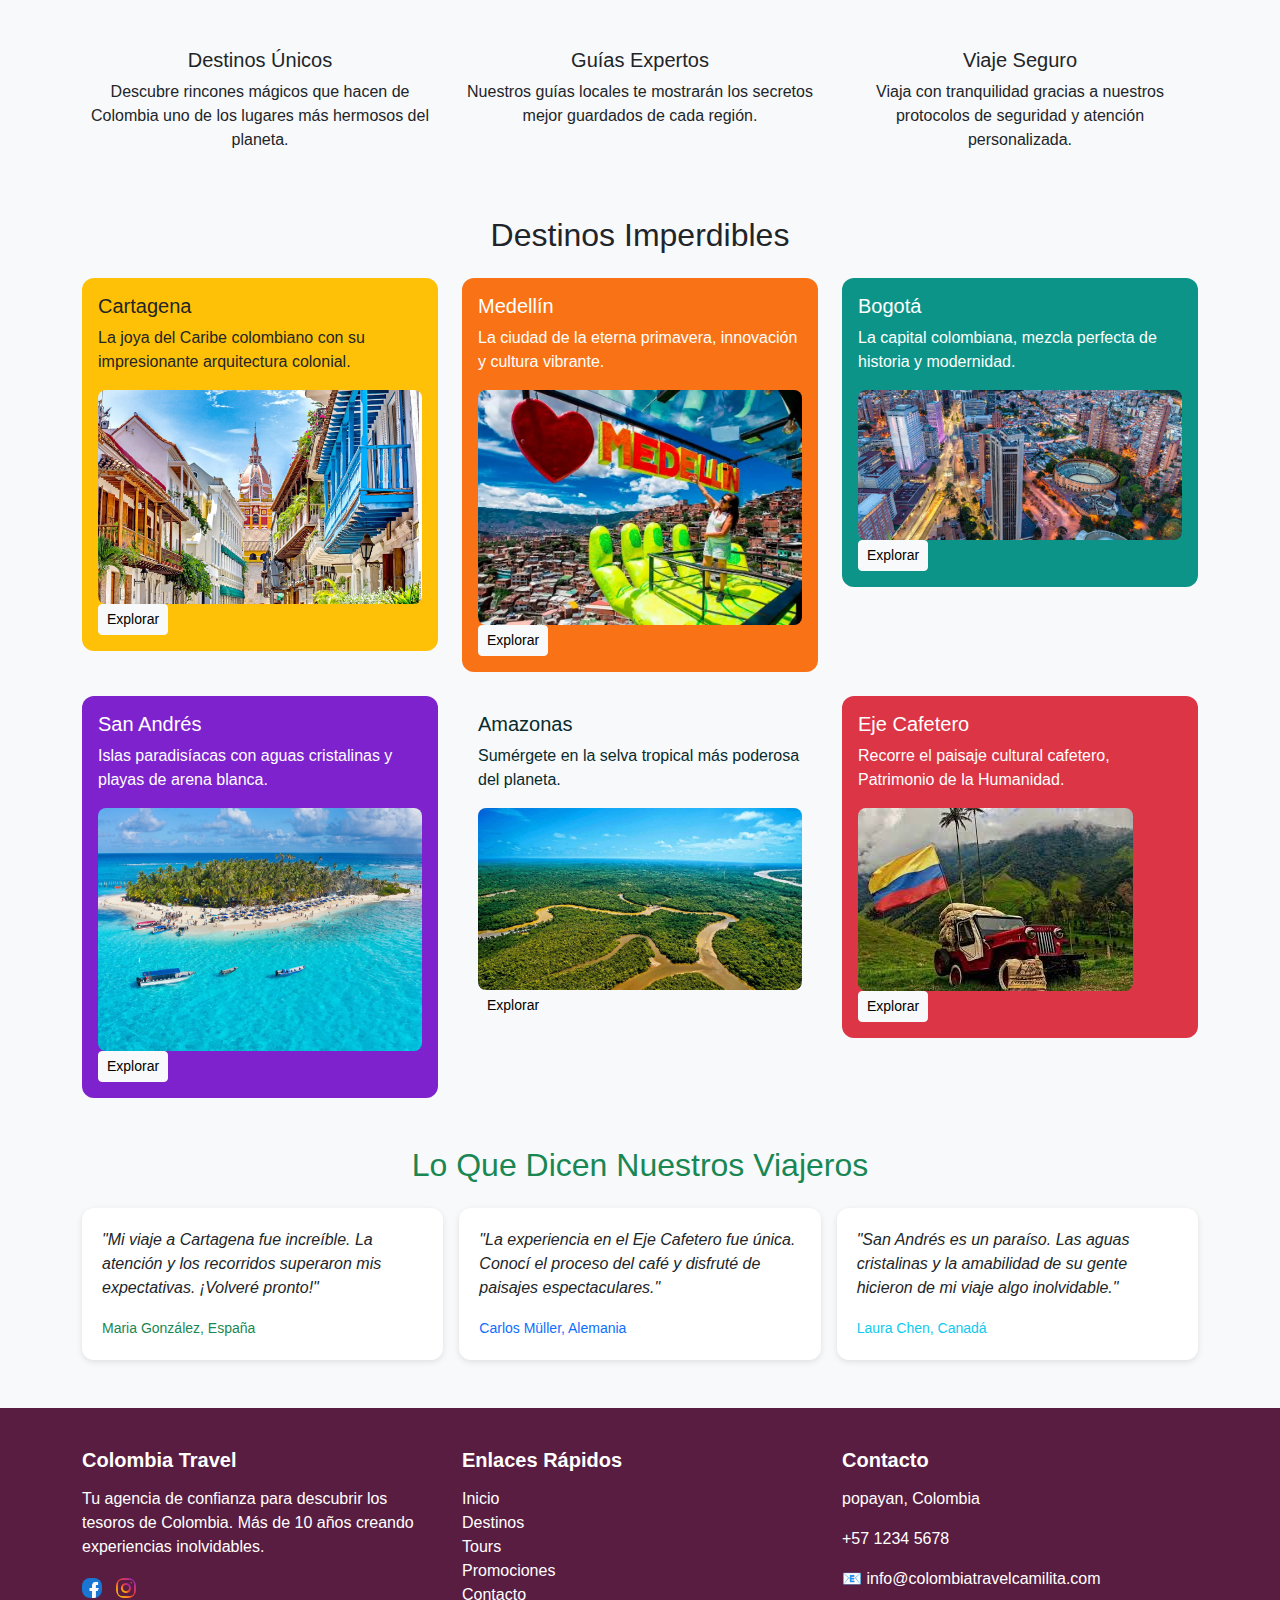
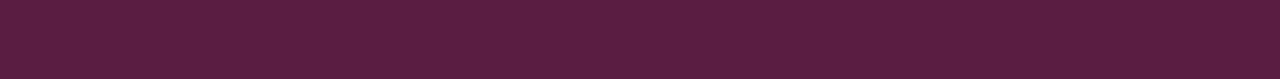
<file: actividad2.html>
<!DOCTYPE html>
<html lang="es">
<head>
  <meta charset="UTF-8">
  <meta name="viewport" content="width=device-width, initial-scale=1.0">
  <title>Colombia Travel</title>
  <link href="/estilos/css/bootstrap.min.css" rel="stylesheet">
  <link rel="stylesheet" href="estilos/style2.css">
</head>
<body>
  <div class="container my-5 text-center">
    <div class="row g-4">
      <div class="col-md-4">
        <h5>Destinos Únicos</h5>
        <p>Descubre rincones mágicos que hacen de Colombia uno de los lugares más hermosos del planeta.</p>
      </div>
      <div class="col-md-4">
        <h5>Guías Expertos</h5>
        <p>Nuestros guías locales te mostrarán los secretos mejor guardados de cada región.</p>
      </div>
      <div class="col-md-4">
        <h5>Viaje Seguro</h5>
        <p>Viaja con tranquilidad gracias a nuestros protocolos de seguridad y atención personalizada.</p>
      </div>
    </div>
  </div>
  <div class="container my-5">
    <h2 class="text-center mb-4">Destinos Imperdibles</h2>
    <div class="row g-4">
      <div class="col-md-4">
        <div class="card-destino bg-warning text-dark p-3">
          <h5>Cartagena</h5>
          <p>La joya del Caribe colombiano con su impresionante arquitectura colonial.</p>
          <img src="imagenes/cartagena.jpeg">
          <button class="btn btn-light btn-sm">Explorar</button>
        </div>
      </div>
      <div class="col-md-4">
        <div class="card-destino bg-orange text-white p-3">
          <h5>Medellín</h5>
          <p>La ciudad de la eterna primavera, innovación y cultura vibrante.</p>
          <img src="imagenes/medellin.webp">
          <button class="btn btn-light btn-sm">Explorar</button>
        </div>
      </div>
      <div class="col-md-4">
        <div class="card-destino bg-teal text-white p-3">
          <h5>Bogotá</h5>
          <p>La capital colombiana, mezcla perfecta de historia y modernidad.</p>
          <img src="imagenes/bogota.webp">
          <button class="btn btn-light btn-sm">Explorar</button>
        </div>
      </div>
      <div class="col-md-4">
        <div class="card-destino bg-purple text-white p-3">
          <h5>San Andrés</h5>
          <p>Islas paradisíacas con aguas cristalinas y playas de arena blanca.</p>
          <img src="imagenes/san andres.webp">
          <button class="btn btn-light btn-sm">Explorar</button>
        </div>
      </div>
      <div class="col-md-4">
        <div class="card-destino card-img p-3">
          <h5>Amazonas</h5>
          <p>Sumérgete en la selva tropical más poderosa del planeta.</p>
          <img src="imagenes/amazonas.jpg">
          <button class="btn btn-light btn-sm">Explorar</button>
        </div>
      </div>
      <div class="col-md-4">
        <div class="card-destino bg-danger text-white p-3">
          <h5>Eje Cafetero</h5>
          <p>Recorre el paisaje cultural cafetero, Patrimonio de la Humanidad.</p>
          <img src="imagenes/eje cafetero.jpeg">
          <button class="btn btn-light btn-sm">Explorar</button>
        </div>
      </div>
    </div>
  </div>
  <div class="container my-5">
    <h2 class="text-center text-success mb-4">Lo Que Dicen Nuestros Viajeros</h2>
    <div class="row g-3">
      <div class="col-md-4">
        <div class="testimonio">
          <p>"Mi viaje a Cartagena fue increíble. La atención y los recorridos superaron mis expectativas. ¡Volveré pronto!"</p>
          <small class="text-success">Maria González, España</small>
        </div>
      </div>
      <div class="col-md-4">
        <div class="testimonio">
          <p>"La experiencia en el Eje Cafetero fue única. Conocí el proceso del café y disfruté de paisajes espectaculares."</p>
          <small class="text-primary">Carlos Müller, Alemania</small>
        </div>
      </div>
      <div class="col-md-4">
        <div class="testimonio">
          <p>"San Andrés es un paraíso. Las aguas cristalinas y la amabilidad de su gente hicieron de mi viaje algo inolvidable."</p>
          <small class="text-info"> Laura Chen, Canadá</small>
        </div>
      </div>
    </div>
  </div>
  <footer class="footer">
    <div class="container">
      <div class="row">
        <div class="col-md-4 mb-3">
          <h5>Colombia Travel</h5>
          <p>Tu agencia de confianza para descubrir los tesoros de Colombia. Más de 10 años creando experiencias inolvidables.</p>
          <div>
            <a href="#"><img src="imagenes/facebbok.png" width="20"></a>
            <a href="#"><img src="imagenes/insta.png" width="20"></a>
          </div>
        </div>
        <div class="col-md-4 mb-3">
    
          <h5>Enlaces Rápidos</h5>
          <ul class="list-unstyled">
            <li><a href="#" class="text-white text-decoration-none">Inicio</a></li>
            <li><a href="#" class="text-white text-decoration-none">Destinos</a></li>
            <li><a href="#" class="text-white text-decoration-none">Tours</a></li>
            <li><a href="#" class="text-white text-decoration-none">Promociones</a></li>
            <li><a href="#" class="text-white text-decoration-none">Contacto</a></li>
          </ul>
        </div>
        <div class="col-md-4">
          <h5>Contacto</h5>
          <p>popayan, Colombia</p>
          <p>+57 1234 5678</p>
          <p>📧 info@colombiatravelcamilita.com</p>
        </div>
      </div>
    </div>
  </footer>
  <script src="/estilos/css/bootstrap.min.css"></script>
</body>
</html>
</file>
<file: estilos/style2.css>
body {
  font-family: Arial, Helvetica, sans-serif;
  background-color: #f8f9fa;
}
.card-destino {
  border-radius: 12px;
  min-height: 160px;
  transition: transform 0.3s ease-in-out;
}
.card-destino:hover {
  transform: scale(1.05);
  cursor: pointer;
}
.bg-orange {
  background-color: #f97316; 
}
.bg-teal {
  background-color: #0d9488; 
}
.bg-purple {
  background-color: #7e22ce; 
}
.card-img {
  background-size: cover;
  background-position: center;
  color: rgb(7, 43, 46);
}
.testimonio {
  background: #fff;
  border-radius: 12px;
  box-shadow: 0 2px 6px rgba(0,0,0,0.1);
  padding: 20px;
}
.testimonio p {
  font-style: italic;
}

.footer {
  background-color: #5a1d42;
  color: white;
  padding: 40px 0;
}
.footer h5 {
  font-weight: bold;
  margin-bottom: 15px;
}
.footer a {
  margin-right: 10px;
}
img {
  border-radius: 8px;
  max-width: 100%;
  height: auto;
}
</file>
